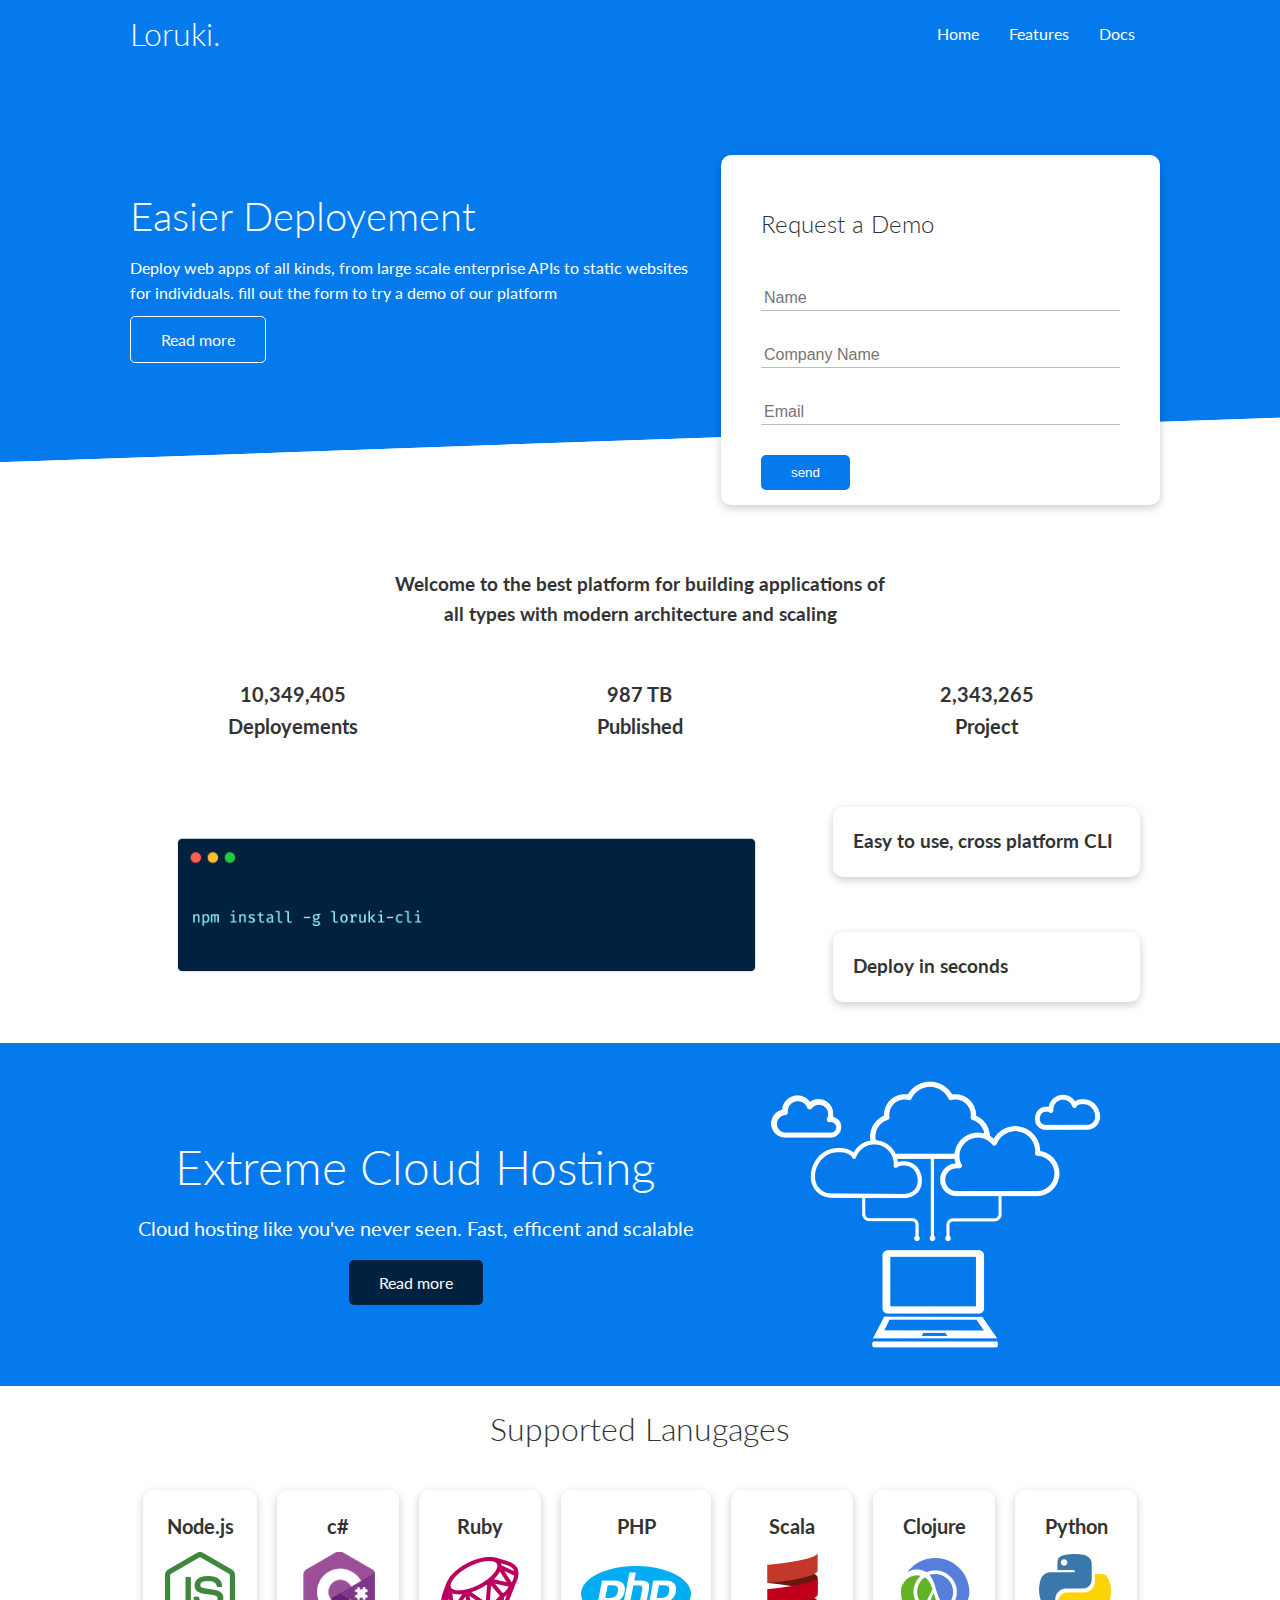
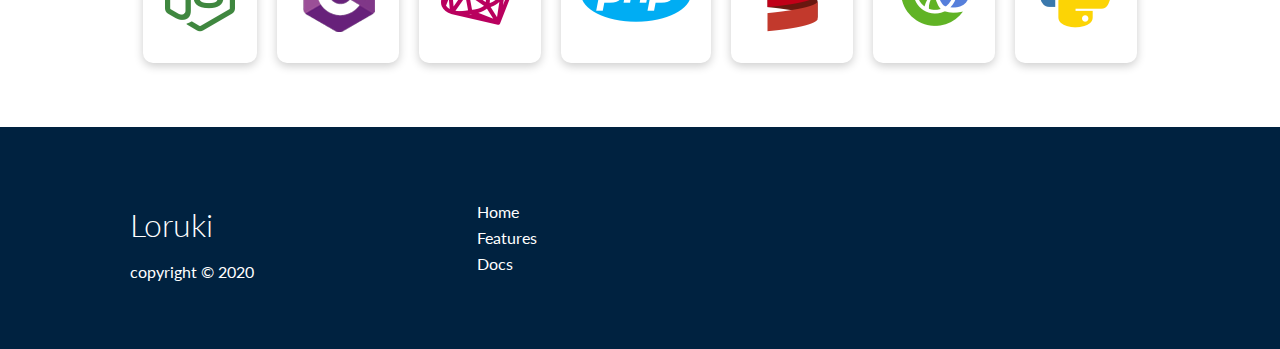
<file: index.html>
<!DOCTYPE html>
<html lang="en">
<head>
    <meta charset="UTF-8">
    <meta name="viewport" content="width=device-width, initial-scale=1.0">
    <link rel="stylesheet" href="https://cdnjs.cloudflare.com/ajax/libs/font-awesome/5.15.1/css/all.min.css" integrity="sha512-+4zCK9k+qNFUR5X+cKL9EIR+ZOhtIloNl9GIKS57V1MyNsYpYcUrUeQc9vNfzsWfV28IaLL3i96P9sdNyeRssA==" crossorigin="anonymous" />

    <!-- navbar -->
     <div class="navbar">
         <div class="container flex">
            <h1 class="logo">Loruki.</h1>
            <nav>
                <ul>
                    <li><a href="index.html">Home</a></li>
                    <li><a href="features.html">Features</a></li>
                    <li><a href="docs.html">Docs</a></li>
                </ul>
            </nav> 
         </div>
     </div>

     <!-- Showcase -->
     <section class="showcase">
         <div class="container grid">
            <div class="showcase-text">
                <h1>Easier Deployement</h1>
                <p>Deploy web apps of all kinds, from large scale enterprise APIs to static websites for individuals. fill out the form to try a demo of our platform</p>
                <a href="features.html" class="btn btn-outline">Read more</a>
             </div>

            <div class="showcase-form card">
                <h2>Request a Demo</h2>
                <form name="contact" method="POST" netlify-honeypot="bot-feild" data-netlify="true">
                    <input type="hidden" name="form-name" value="contact">
                    <p class="hidden">
                        <label>Don’t fill this out if you're human: <input name="bot-field" /></label>
                      </p>
                       <div class="form-control">
                          <input type="text" name="name" placeholder="Name" required>
                       </div>
                       <div class="form-control">
                          <input type="text" name="Company" placeholder="Company Name" required>
                       </div>
                       <div class="form-control">
                          <input type="email" name="email" placeholder="Email" required>
                       </div>
                       <input type="submit" value="send" class="btn btn-primary">
                   </form>
                </div>
            </div>
         </div>
     </section>

    <!-- stats -->
    <section class="stats">
        <div class="container">
            <h3 class="stats-heading text-center my-1">
                Welcome to the best platform for building applications of all types with modern architecture and scaling
            </h3>

            <div class="grid grid-3 text-center my-4">
                <div>
                    <i class="fas fa-server fa-3x"></i>
                    <h3>10,349,405</h3>
                    <p class="">Deployements</p> 
                </div>
                <div>
                    <i class="fas fa-upload fa-3x"></i>
                    <h3>987 TB</h3>
                    <p class="">Published</p> 
                </div>
                <div>
                    <i class="fas fa-project-diagram fa-3x"></i>
                    <h3>2,343,265</h3>
                    <p class="">Project</p> 
                </div>
            </div>
        </div>
    </section>

    <!-- CLI -->
    <section class="cli">
        <div class="container grid">
            <img src="images/cli.png" alt="">
        <div class="card">
            <h3>Easy to use, cross platform CLI</h3>
        </div>
        <div class="card">
            <h3> Deploy in seconds</h3>
        </div>
        </div>
    </section>

    <!-- cloud -->
    <section class="cloud bg-primary my-2 py-2">
        <div class="grid container">
            <div class="text-center">
                <h2 class="lg">Extreme Cloud Hosting</h2>
                <p class="lead my-1">Cloud hosting like you've never seen. Fast, efficent and scalable</p>
                <a href="features.html" class="btn btn-dark">Read more</a>
            </div>
                <img src="images/cloud.png" alt="">
        </div>
    </section>

    <!-- Languages -->
    <section class="languages">
        <div class="md text-center my-2">
            <h2 class="md text-center my-2">Supported Lanugages</h2>
        <div class="container flex">
            <div class="card">
                <h4>Node.js</h4>
                <img src="images/logos/node.png" alt="">
            </div>
            <div class="card">
                <h4>c#</h4>
                <img src="images/logos/csharp.png" alt="">
            </div>
            <div class="card">
                <h4>Ruby</h4>
                <img src="images/logos/ruby.png" alt="">
            </div>
            <div class="card">
                <h4>PHP</h4>
                <img src="images/logos/php.png" alt="">
            </div>
            <div class="card">
                <h4>Scala</h4>
                <img src="images/logos/scala.png" alt="">
            </div>
            <div class="card">
                <h4>Clojure</h4>
                <img src="images/logos/clojure.png" alt="">
            </div>
            <div class="card">
                <h4>Python</h4>
                <img src="images/logos/python.png" alt="">
            </div>
        </div>
    </section>

    <!-- footer -->

    <section class="footer bg-dark py-5">
        <div class="container grid grid-3">
            <div>
                <h1>Loruki</h1>
                <p>copyright &copy; 2020</p>
            </div>
            <nav>
                <ul>
                    <li><a href="index.html">Home</a></li>
                    <li><a href="features.html">Features</a></li>
                    <li><a href="docs.html">Docs</a></li>
                </ul>
            </nav>
            <div class="social">
                <a href="#"><i class="fab fa-github fa-2x"></i></a>
                <a href="#"><i class="fab fa-facebook fa-2x"></i></a>
                <a href="#"><i class="fab fa-instagram fa-2x"></i></a>
                <a href="#"><i class="fab fa-twitter fa-2x"></i></a>
            </div>
        </div>
    </section>


    <link rel="stylesheet" href="css/utilities.css">
    <link rel="stylesheet" href="css/style.css">
</head>
<body>
</body>
</html>
</file>
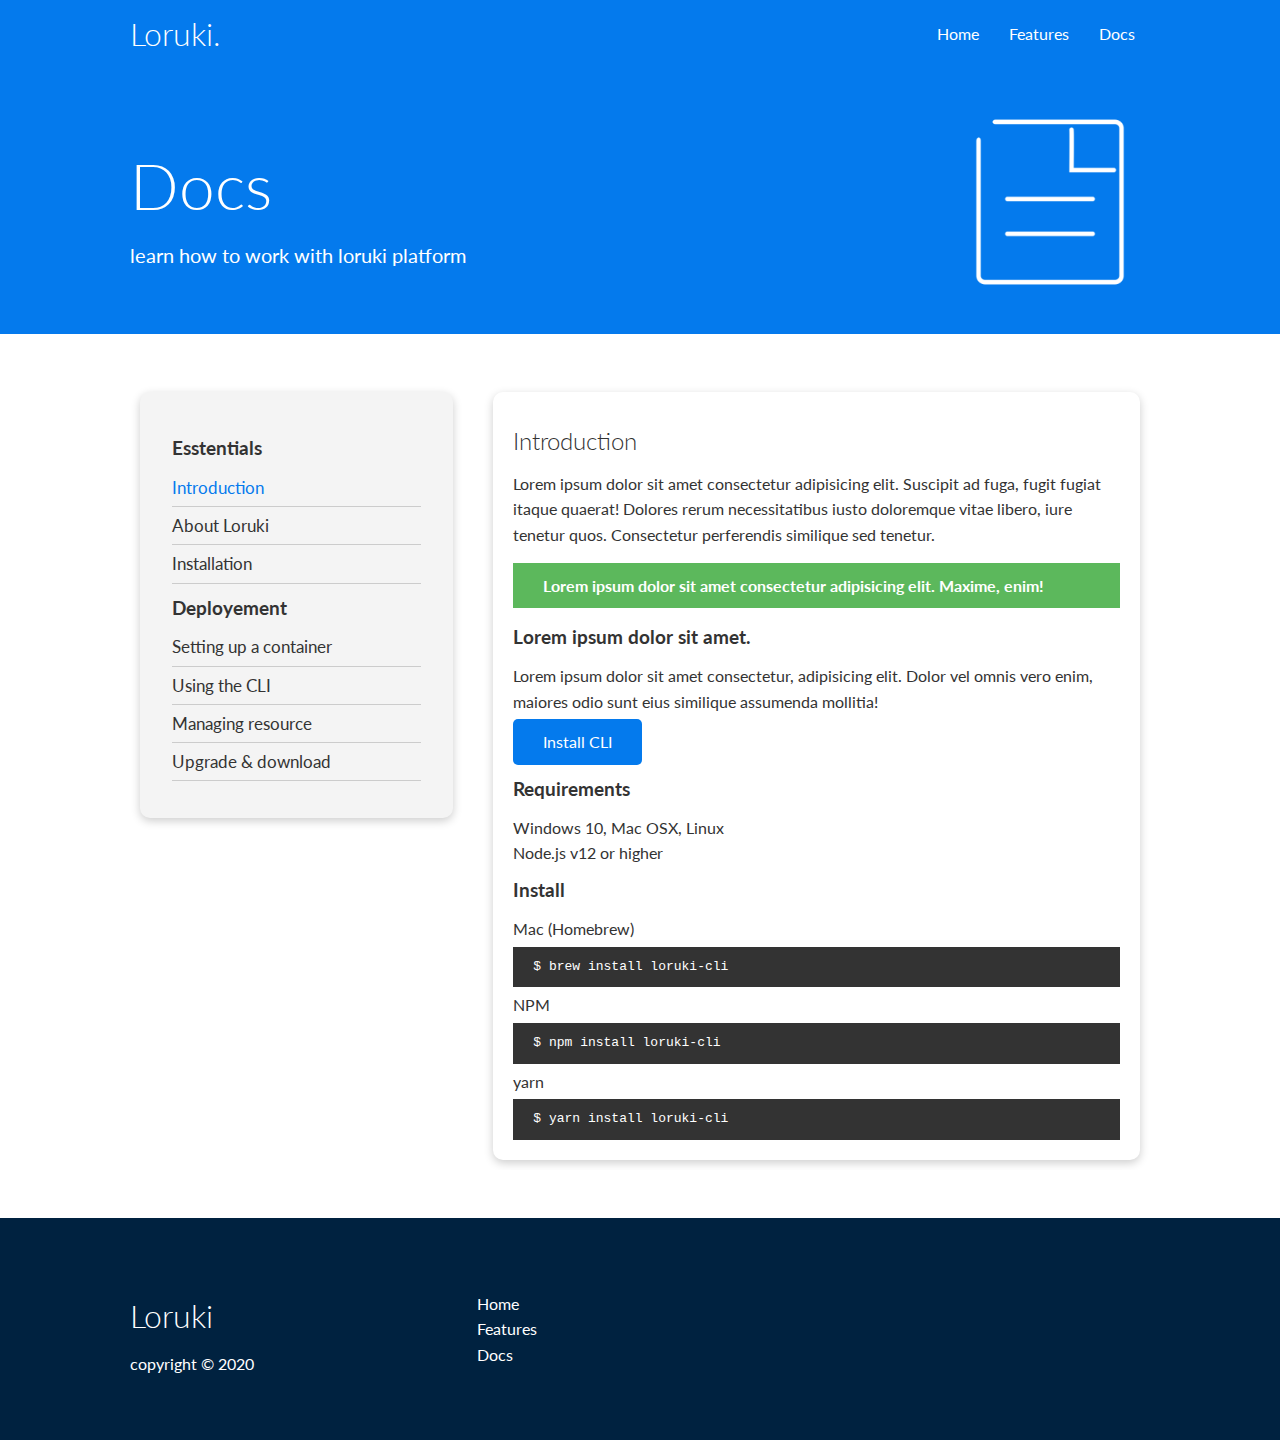
<file: docs.html>
<!DOCTYPE html>
<html lang="en">
<head>
    <meta charset="UTF-8">
    <meta name="viewport" content="width=device-width, initial-scale=1.0">
    <link rel="stylesheet" href="https://cdnjs.cloudflare.com/ajax/libs/font-awesome/5.15.1/css/all.min.css" integrity="sha512-+4zCK9k+qNFUR5X+cKL9EIR+ZOhtIloNl9GIKS57V1MyNsYpYcUrUeQc9vNfzsWfV28IaLL3i96P9sdNyeRssA==" crossorigin="anonymous" />

    <!-- navbar -->
     <div class="navbar">
         <div class="container flex">
            <h1 class="logo">Loruki.</h1>
            <nav>
                <ul>
                    <li><a href="index.html">Home</a></li>
                    <li><a href="features.html">Features</a></li>
                    <li><a href="docs.html">Docs</a></li>
                </ul>
            </nav> 
         </div>
     </div>

    <!-- docs head -->
    <section class="docs-head bg-primary py-3">
        <div class="container grid">
            <div>
                <h1 class="xl">Docs</h1>
                <p class="lead">learn how to work with loruki platform</p>
            </div>
            <img src="images/docs.png" alt="">
        </div>
    </section>

    <!-- docs main -->

    <section class="docs-main my-4">
        <div class="container grid">
            <div class="card bg-light p-3">
                <h3 class="my-2">
                    Esstentials
                </h3>
                <nav>
                    <ul>
                        <li><a class="text-primary" href="">Introduction</a></li>
                        <li><a href="">About Loruki</a></li>
                        <li><a href="">Installation</a></li>
                    </ul>
                </nav>

                <h3 class="my-2">Deployement</h3>
                <nav>
                    <ul>
                        <li><a href="">Setting up a container</a></li>
                        <li><a href="">Using the CLI</a></li>
                        <li><a href="">Managing resource</a></li>
                        <li><a href="">Upgrade & download</a></li>
                    </ul>
                </nav>
            </div>
            <div class="card ">
                <h2>Introduction</h2>
                <p>Lorem ipsum dolor sit amet consectetur adipisicing elit. Suscipit ad fuga, fugit fugiat itaque quaerat! Dolores rerum necessitatibus iusto doloremque vitae libero, iure tenetur quos. Consectetur perferendis similique sed tenetur.
                </p>
                <div class="alert alert-success">
                    <i class="fas fa-info"></i>
                        Lorem ipsum dolor sit amet consectetur adipisicing elit. Maxime, enim!
                    
                </div>
                <h3>Lorem ipsum dolor sit amet.</h3>
                <p>Lorem ipsum dolor sit amet consectetur, adipisicing elit. Dolor vel omnis vero enim, maiores odio sunt eius similique assumenda mollitia!</p>
                <a href="" class="btn btn-primary">Install CLI</a>

                <h3>Requirements</h3>
                <ul>
                    <li>Windows 10, Mac OSX, Linux</li>
                    <li>Node.js v12 or higher</li>
                </ul>

                <h3>Install</h3>
                <p>Mac (Homebrew)</p>
                <pre><code>$ brew install loruki-cli</code></pre>
                <p>NPM</p>
                <pre><code>$ npm install loruki-cli</code></pre>
                <p>yarn</p>
                <pre><code>$ yarn install loruki-cli</code></pre>
            </div>
        </div>
    </section>

    <!-- footer -->

    <section class="footer bg-dark py-5">
        <div class="container grid grid-3">
            <div>
                <h1>Loruki</h1>
                <p>copyright &copy; 2020</p>
            </div>
            <nav>
                <ul>
                    <li><a href="index.html">Home</a></li>
                    <li><a href="features.html">Features</a></li>
                    <li><a href="docs.html">Docs</a></li>
                </ul>
            </nav>
            <div class="social">
                <a href="#"><i class="fab fa-github fa-2x"></i></a>
                <a href="#"><i class="fab fa-facebook fa-2x"></i></a>
                <a href="#"><i class="fab fa-instagram fa-2x"></i></a>
                <a href="#"><i class="fab fa-twitter fa-2x"></i></a>
            </div>
        </div>
    </section>


    <link rel="stylesheet" href="css/utilities.css">
    <link rel="stylesheet" href="css/style.css">
</head>
<body>
</body>
</html>
</file>
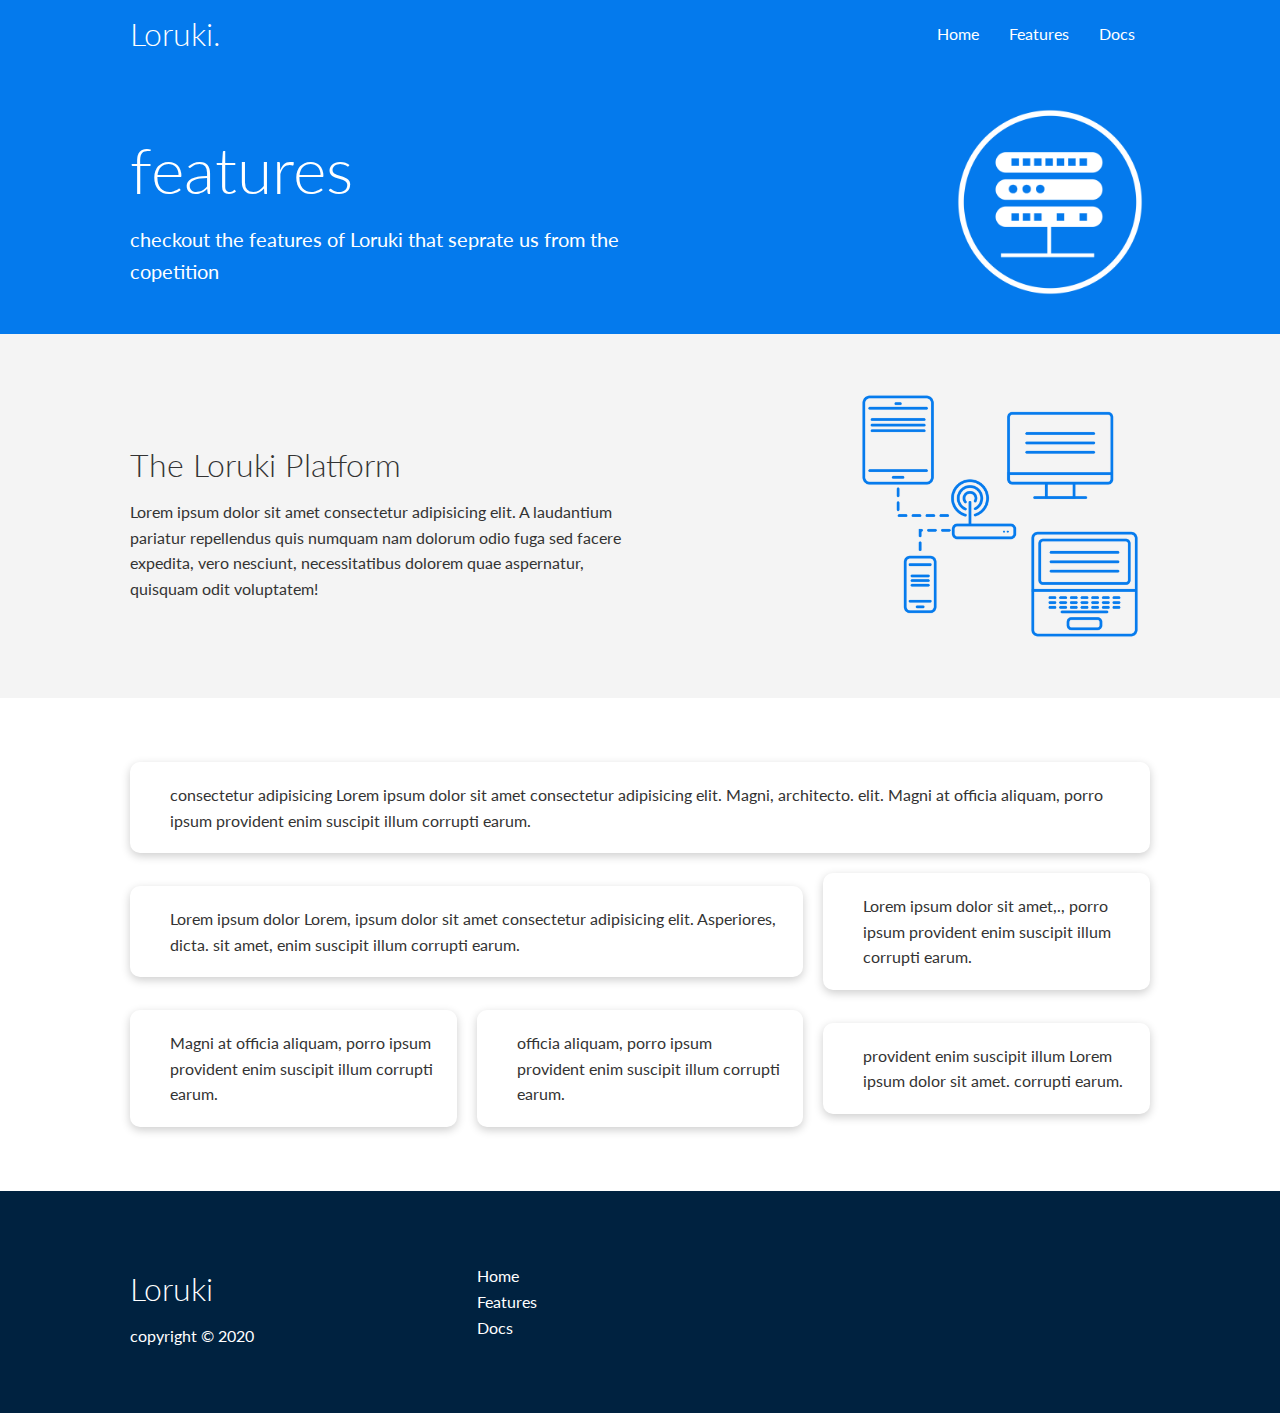
<file: features.html>
<!DOCTYPE html>
<html lang="en">
<head>
    <meta charset="UTF-8">
    <meta name="viewport" content="width=device-width, initial-scale=1.0">
    <link rel="stylesheet" href="https://cdnjs.cloudflare.com/ajax/libs/font-awesome/5.15.1/css/all.min.css" integrity="sha512-+4zCK9k+qNFUR5X+cKL9EIR+ZOhtIloNl9GIKS57V1MyNsYpYcUrUeQc9vNfzsWfV28IaLL3i96P9sdNyeRssA==" crossorigin="anonymous" />

    <!-- navbar -->
     <div class="navbar">
         <div class="container flex">
            <h1 class="logo">Loruki.</h1>
            <nav>
                <ul>
                    <li><a href="index.html">Home</a></li>
                    <li><a href="features.html">Features</a></li>
                    <li><a href="docs.html">Docs</a></li>
                </ul>
            </nav> 
         </div>
     </div>

     <!-- features -->

     <section class="features-head bg-primary py-3">
        <div class="container grid">
            <div>
                <h1 class="xl">features</h1>
                <p class="lead">
                checkout the features of Loruki that seprate us from the copetition
                </p>
            </div>
            <img src="images/server.png" alt="">    
        </div>
     </section>


     <!-- sub head -->

     <section class="features-sub-head bg-light py-3">
        <div class="container grid">
            <div>
                <h2 class="md">The Loruki Platform</h2>
                <p >
                    Lorem ipsum dolor sit amet consectetur adipisicing elit. A laudantium pariatur repellendus quis numquam nam dolorum odio fuga sed facere expedita, vero nesciunt, necessitatibus dolorem quae aspernatur, quisquam odit voluptatem!
                </p>
            </div>
            <img src="images/server2.png" alt="">    
        </div>
     </section>

     <!-- features main-->

     <section class="features-main my-2">
         <div class="container grid grid-3">
             <div class="card flex">
                 <i class="fas fa-server fa-3x"></i>
                 <p>consectetur adipisicing Lorem ipsum dolor sit amet consectetur adipisicing elit. Magni, architecto. elit. Magni at officia aliquam, porro ipsum provident enim suscipit illum corrupti earum.</p>
             </div>
             <div class="card flex">
                <i class="fas fa-laptop fa-3x"></i>
                <p> Lorem ipsum dolor Lorem, ipsum dolor sit amet consectetur adipisicing elit. Asperiores, dicta. sit amet,  enim suscipit illum corrupti earum.</p>
            </div>
            <div class="card flex">
                <i class="fas fa-database fa-3x"></i>
                <p> Lorem ipsum dolor sit amet,., porro ipsum provident enim suscipit illum corrupti earum.</p>
            </div>
            <div class="card flex">
                <i class="fas fa-power-off fa-3x"></i>
                <p> Magni at officia aliquam, porro ipsum provident enim suscipit illum corrupti earum.</p>
            </div>
            <div class="card flex">
                <i class="fas fa-code fa-3x"></i>
                <p> officia aliquam, porro ipsum provident enim suscipit illum corrupti earum.</p>
            </div>
            <div class="card flex">
                <i class="fas fa-upload fa-3x"></i>
                <p>  provident enim suscipit illum Lorem ipsum dolor sit amet. corrupti earum.</p>
            </div>
         </div>
     </section>

    <!-- footer -->

    <section class="footer bg-dark py-5">
        <div class="container grid grid-3">
            <div>
                <h1>Loruki</h1>
                <p>copyright &copy; 2020</p>
            </div>
            <nav>
                <ul>
                    <li><a href="index.html">Home</a></li>
                    <li><a href="features.html">Features</a></li>
                    <li><a href="docs.html">Docs</a></li>
                </ul>
            </nav>
            <div class="social">
                <a href="#"><i class="fab fa-github fa-2x"></i></a>
                <a href="#"><i class="fab fa-facebook fa-2x"></i></a>
                <a href="#"><i class="fab fa-instagram fa-2x"></i></a>
                <a href="#"><i class="fab fa-twitter fa-2x"></i></a>
            </div>
        </div>
    </section>


    <link rel="stylesheet" href="css/utilities.css">
    <link rel="stylesheet" href="css/style.css">
</head>
<body>
</body>
</html>
</file>
<file: css/utilities.css>
/* *********************** utilities ***************************** */

.container {
    max-width: 1100px;
    margin: 0 auto;
    overflow: auto;
    padding: 0 40px;
}

/*********************** alert *************************************/
.alert {
    background-color: var(--light-color);
    padding: 10px 20px;
    font-weight: bold;
    margin: 15px 0;
}

.alert i {
    margin-right: 10px;

}

.alert-success {
    background-color: var(--success-color);
    color: white;
}

.alert-error {
    background-color: var(--error-color);
    color: white;
}




.flex {
    display: flex;
    justify-content: center;
    align-items: center;
}

.grid {
    display: grid;
    grid-template-columns: repeat(2, 1fr);
    gap: 20px;
    align-items: center;
    height: 100%;
}

.grid-3 {
    grid-template-columns: repeat(3, 1fr);

}

.card {
    background-color: white;
    color: #333;
    border-radius: 10px;
    box-shadow: 0 3px 10px rgba(0,0,0,0.2);
    padding: 20px;
    margin: 10px;
}

.btn {
    display: inline-block;
    padding: 10px 30px;
    cursor: pointer;
    background: var(--primary-color);
    border-radius: 5px;
    border: none;
    color: seashell;
    cursor: pointer;
}

.btn-outline{
    background-color: transparent;
    border: 1px white solid;
}

.btn:hover{
    transform: scale(0.98);
}

.text-center {
    text-align: center;
}

/* background and color btns */
.bg-primary, .btn-primary {
    background-color: var(--primary-color);
    color: white;
}

.bg-secondary, .btn-secondary {
    background-color: var(--secondary-color);
    color: white;
}

.bg-dark, .btn-dark {
    background-color: var(--dark-color);
    color: white;
}

.bg-light, .btn-light {
    background-color: var(--light-color);
    color: #333;
}
.bg-primary a, .btn-primary a,
.bg-secondary a, .btn-secondary a,
.bg-dark a, .btn-dark a {
    color: white;
}

.text-primary{
    color: var(--primary-color);
}

.text-secondary{
    color: var(--secondary-color);
}

/* text sizes */ 
.lead {
    font-size: 20px;
}

.sm {
    font-size: 1rem;
}

.md {
    font-size: 2rem;
}

.lg {
    font-size: 3rem;
}

.xl {
    font-size: 4rem;
}
/* margin */

.my-1 {
    margin: 1rem 0;
}

.my-2 {
    margin: 1.5rem 0;
}

.my-3 {
    margin: 2rem 0;
}

.my-4 {
    margin: 3rem 0;
}

.my-5 {
    margin: 4rem 0;
}

.m-1 {
    margin: 1rem;
}

.m-2 {
    margin: 1.5rem;
}

.m-3 {
    margin: 2rem;
}

.m-4 {
    margin: 3rem;
}

.m-5 {
    margin: 4rem;
}


/* padding */ 

.p-1 {
    padding: 1rem;
}

.p-2 {
    padding: 1.5rem;
}

.p-3 {
    padding: 2rem;
}

.p-4 {
    padding: 3rem;
}

.p-5 {
    padding: 4rem;
}

.py-1 {
    padding: 1rem, 0;
}

.py-2 {
    padding: 1.5rem 0;
}

.py-3 {
    padding: 2rem 0;
}

.py-4 {
    padding: 3rem 0;
}

.py-5 {
    padding: 4rem 0;
}
</file>
<file: css/style.css>
@import url('https://fonts.googleapis.com/css2?family=Lato:wght@300&display=swap');

/***************************************** custom variables ************************************************/
:root {
    --primary-color: #047aed;
    --secondary-color: #1c3fa8;
    --dark-color: #002240;
    --light-color: #f4f4f4;
    --success-color: #5cb85c;
    --error-color: #d9534f;
}

/****************************************************** General stuff*************************************************/

* {
    box-sizing: border-box;
    padding: 0;
    margin: 0;
}

body {
    font-family: 'Lato', sans-serif;
    color: #333;
    line-height: 1.6;
}

ul {
    list-style-type: none;

}

a {
    text-decoration: none;
    color: #333;
}

h1, h2 {
    font-weight: 300;
    line-height: 1.2;
    margin: 15px 0;
}

p {
    margin: 10px, 0;
}


img {
    width: 100%;
}

code, pre {
    background: #333;
    color: #fff;
    padding: 10px;
}

.hidden {
    visibility: hidden;
    height: 0;
}
/* ***************************************************** navbar ******************************************************************** */

.navbar {
    background-color: var(--primary-color);
    color: #fff;
    height: 70px;
}

.navbar .flex {
    justify-content: space-between;
}

.navbar ul {
    display: flex;
}

.navbar a {
    color: #fff;
    padding: 10px;
    margin: 0 5px;
}

.navbar a:hover {
    border-bottom: 2px white solid;
}


/********************************************* showcase ***********************************************************/
.showcase {
    height: 400px;
    background-color: var(--primary-color);
    color: #fff;
    position: relative;
}

.showcase h1 {
    font-size: 40px;
}

.showcase p {
    margin: 10px 0;
}

.showcase .grid {
    overflow: visible;
    grid-template-columns: 55% 45%;
    gap: 20px;
}

.showcase-text{
    animation: slideinfromleft 1s ease-in;
}

.showcase-form {
    position: relative;
    top: 60px;
    height: 350px;
    padding: 40px;
    z-index: 100;
    animation: slideinfromright 1s ease-in;

}

.showcase-form .form-control {
    margin: 30px 0;
}

.showcase-form input[type='text'],
.showcase-form input[type='email'] {
    border: 0px;
    border-bottom: 1px solid #b4becb;
    width: 100%;
    padding: 3px;
    font-size: 16px;
}

.showcase-form input:focus {
    outline: none;
}

.showcase::before,
.showcase::after {
    content: '';
    position: absolute;
    height: 100px;
    bottom: -70px;
    right: 0;
    left: 0;
    background: white;
    transform: skewY(-2deg);
    -webbkit-transform: skewY(-2deg);
    -moz-transform: skewY(-2deg);
    -ms-transform: skewY(-2deg);
}
/*******************************************************  Stats *****************************************************************/

.stats {
    padding-top: 100px;
    animation: slideinfrombottom 1s ease-in;

}

.stats-heading {
    max-width: 500px;
margin: auto;
}

.stats .grid h3 {
    font-size: 20px;
}

.stats .grid p{
    font-size: 20px;
    font-weight: bold;
}

/*******************************************8**************** cli ******************************************************/

.cli .grid {
    grid-template-columns: repeat(3, 1fr);
    grid-template-rows: repeat(2, 1fr);
}

.cli .grid > *:first-child {
    grid-column: 1 / span 2;
    grid-row: 1 / span 2;
}


/********************************* cloud ******************************************88*/

.cloud .grid {
    grid-template-columns: 4fr 3fr;
}

/************************************** languages *************************************************/ 
.languages .card {
    text-align: center;
    margin: 18px 10px 40px;
    max-height: 173px;
    transition: transform 0.2s ease;
}

.languages .flex{
    flex-wrap: wrap;
}

.languages .card h4{
    font-size: 20px;
    margin-bottom: 10px;
}

.languages .card:hover {
    transform: translateY(-15px);
}

/****************************************** FEATURES ****************************************************/
.features-head img, .docs-head img {
    width: 200px;
    justify-self: flex-end;
}
.features-sub-head img {
    width: 300px;
    justify-self: flex-end;
}

.features-main .card > i {
    margin-right: 20px;

}

.features-main .grid{
    padding: 30px;
    gap: 0px;
}

.features-main .grid > *:first-child {
    grid-column: 1 / span 3;
}

.features-main .grid > *:nth-child(2) {
    grid-column: 1 / span 2;
}

/*************************************docs ************************************************************/
.cos-main h3{
    margin: 20px, 0;
}

.docs-main .grid {
    grid-template-columns: 1fr 2fr;
    align-items: flex-start;
}

.docs-main nav li {
    font-size: 17px;
    padding-bottom: 5px;
    margin-bottom: 5px;
    border-bottom: 1px #ccc solid;
}

.docs-main a:hover {
    font-weight: bold;
}

.docs-main .card h3 {
    margin: 10px 0;
}

.docs-main .card p {
    margin: 5px 0;
}


/**************************************** footer **********************************************88*/

.footer .social a{
    margin: 0 10px;
}


/************************************** Animations *******************************************************/
@keyframes slideinfromleft {
    0% {
        transform: translateX(-100%);
    }
    100% {
        transform: translateX(0);
    }
}

@keyframes slideinfromright {
    0% {
        transform: translateX(100%);
    }
    100% {
        transform: translateX(0);
    }
}
 
@keyframes slideinfromtop {
    0% {
        transform: translateY(-100%);
    }
    100% {
        transform: translateX(0);
    }
}
@keyframes slideinfrombottom {
    0% {
        transform: translateY(100%);
    }
    100% {
        transform: translateX(0);
    }
}
/********************************** Tablets and under *********************************************/

@media (max-width: 768px){
    .grid,
    .showcase .grid,
    .stats .grid,
    .cli .grid,
    .cloud .grid,
    .features-main .grid,
    .docs-main .grid {
        grid-template-columns: 1fr;
        grid-template-rows: 1fr;
    }

    .showcase {
        height: auto;
    }

    .showcase-text {
        text-align: center;
        margin-top: 40px;
        animation: slideinfromtop 1s ease-in;


    }

    .showcase-form{
        justify-self: center;
        margin: auto;
        animation: slideinfrombottom 1s ease-in;

    }

    .cli .grid > *:first-child {
        grid-column: 1 ;
        grid-row: 1 ;
    }

    .features-head,
    .features-sub-head,
    .docs-head {
        text-align: center;
    }

    .features-head img,
    .features-sub-head img,
    .docs-head img{
        justify-self: center;
    }

    .features-main .grid > *:first-child,
    .features-main .grid > *:nth-child(2) {
        grid-column: 1;
    }
    
}

/************************************ mobile ******************************************************/

@media(max-width: 500px){
    .navbar {
        height: 110px;
    }
    
    .navbar .flex {
        flex-direction: column;
    }

    .navbar ul {
        padding: 10px;
        background-color: rgba(0,0,0,0.1);
    }
}
</file>
